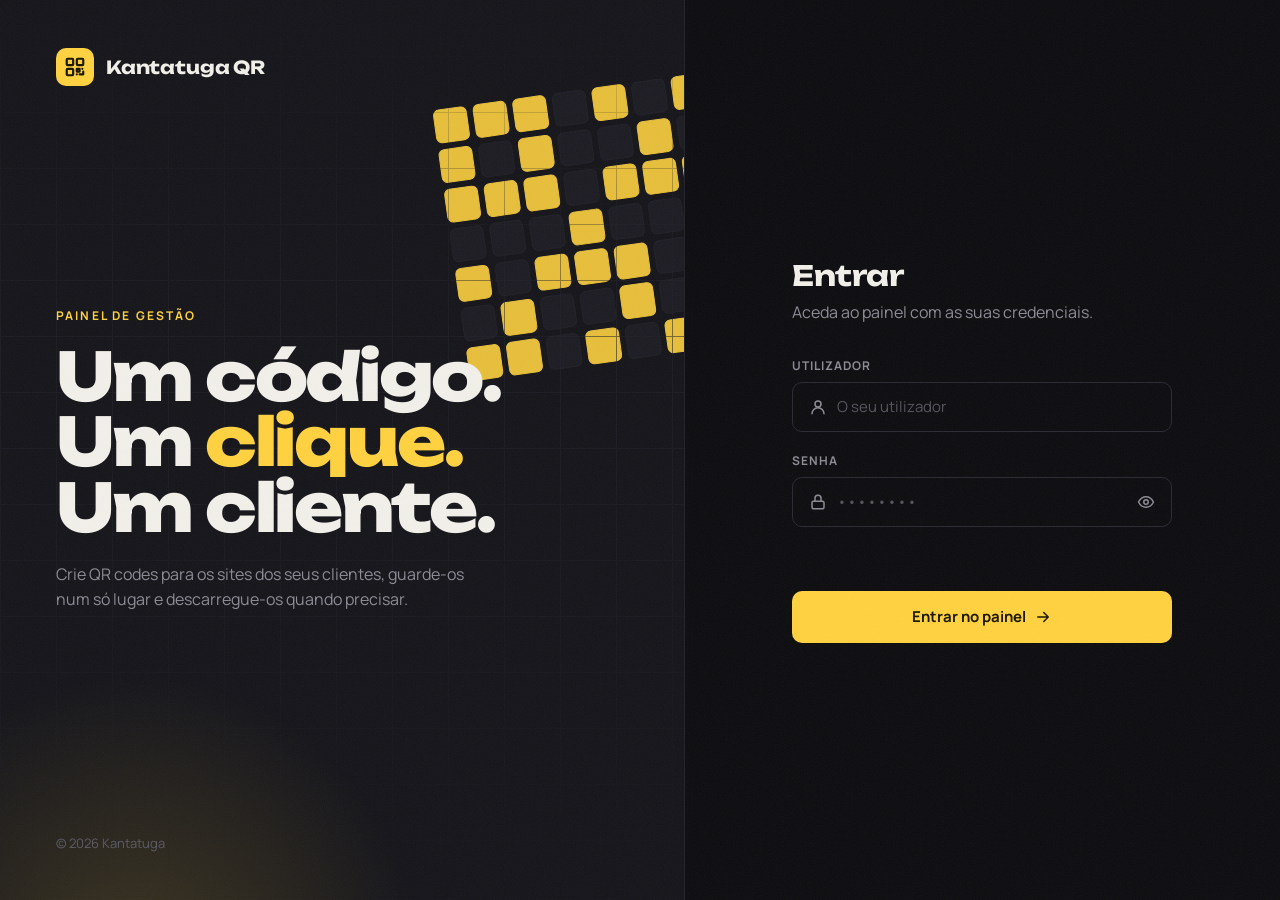
<file: index.html>
<!DOCTYPE html>
<html lang="pt">
<head>
    <meta charset="UTF-8">
    <meta name="viewport" content="width=device-width, initial-scale=1.0">
    <title>Entrar · Kantatuga QR</title>
    <link rel="stylesheet" href="css/app.css">
</head>
<body>
    <main class="login">
        <section class="login-art">
            <div class="brand">
                <span class="brand-mark">
                    <svg class="i" viewBox="0 0 24 24"><rect x="3" y="3" width="7" height="7" rx="1"/><rect x="14" y="3" width="7" height="7" rx="1"/><rect x="3" y="14" width="7" height="7" rx="1"/><path d="M14 14h3v3h-3zM20 14v.01M14 20h.01M17 20h4v-3"/></svg>
                </span>
                Kantatuga QR
            </div>

            <div class="login-pixels" id="pixels"></div>

            <div class="login-headline">
                <div class="kicker">Painel de gestão</div>
                <h1>Um código.<br>Um <em>clique.</em><br>Um cliente.</h1>
                <p>Crie QR codes para os sites dos seus clientes, guarde-os num só lugar e descarregue-os quando precisar.</p>
            </div>

            <div class="login-foot">© <span id="year"></span> Kantatuga</div>
        </section>

        <section class="login-panel">
            <div class="login-card">
                <h2>Entrar</h2>
                <p class="sub">Aceda ao painel com as suas credenciais.</p>
                <form id="login-form" autocomplete="on">
                    <div class="field">
                        <label for="user">Utilizador</label>
                        <div class="input">
                            <svg class="i" viewBox="0 0 24 24"><circle cx="12" cy="8" r="4"/><path d="M4 21a8 8 0 0 1 16 0"/></svg>
                            <input id="user" name="username" autocomplete="username" autocapitalize="off" autocorrect="off" spellcheck="false" placeholder="O seu utilizador" required>
                        </div>
                    </div>
                    <div class="field">
                        <label for="pass">Senha</label>
                        <div class="input">
                            <svg class="i" viewBox="0 0 24 24"><rect x="4" y="11" width="16" height="10" rx="2"/><path d="M8 11V7a4 4 0 0 1 8 0v4"/></svg>
                            <input id="pass" name="password" type="password" autocomplete="current-password" placeholder="••••••••" required>
                            <button type="button" class="toggle-pass" id="toggle-pass" aria-label="Mostrar senha">
                                <svg class="i" viewBox="0 0 24 24"><path d="M2 12s3.5-7 10-7 10 7 10 7-3.5 7-10 7S2 12 2 12z"/><circle cx="12" cy="12" r="3"/></svg>
                            </button>
                        </div>
                    </div>
                    <div class="error-msg" id="error"></div>
                    <button class="btn btn-primary" type="submit" id="submit">
                        Entrar no painel
                        <svg class="i" viewBox="0 0 24 24"><path d="M5 12h14M13 6l6 6-6 6"/></svg>
                    </button>
                </form>
            </div>
        </section>
    </main>

    <script src="js/config.js"></script>
    <script src="js/api.js"></script>
    <script src="js/login.js"></script>
</body>
</html>
</file>
<file: css/app.css>
@import url('https://fonts.googleapis.com/css2?family=Unbounded:wght@500;700;800&family=Manrope:wght@400;500;600;700&display=swap');

:root {
    --ink: #0d0d10;
    --ink-2: #15151a;
    --ink-3: #1d1d24;
    --line: #2a2a33;
    --line-soft: #22222a;
    --text: #f2f0ea;
    --muted: #8d8b95;
    --accent: #ffd23f;
    --accent-ink: #1a1500;
    --danger: #ff5a4e;
    --radius: 14px;
    --display: 'Unbounded', sans-serif;
    --body: 'Manrope', sans-serif;
}

* { margin: 0; padding: 0; box-sizing: border-box; }
html, body { height: 100%; }
body {
    font-family: var(--body);
    background: var(--ink);
    color: var(--text);
    -webkit-font-smoothing: antialiased;
}
body::before {
    /* grain */
    content: '';
    position: fixed; inset: 0;
    pointer-events: none;
    opacity: .05;
    z-index: 100;
    background-image: url("data:image/svg+xml,%3Csvg xmlns='http://www.w3.org/2000/svg' width='160' height='160'%3E%3Cfilter id='n'%3E%3CfeTurbulence type='fractalNoise' baseFrequency='.9' numOctaves='3'/%3E%3C/filter%3E%3Crect width='100%25' height='100%25' filter='url(%23n)'/%3E%3C/svg%3E");
}
a { color: inherit; }
button { font: inherit; cursor: pointer; border: 0; background: none; color: inherit; }
input { font: inherit; color: inherit; }
svg.i { width: 18px; height: 18px; flex: none; stroke: currentColor; fill: none; stroke-width: 2; stroke-linecap: round; stroke-linejoin: round; }

/* ---------- Buttons & fields ---------- */
.btn {
    display: inline-flex; align-items: center; justify-content: center; gap: 8px;
    height: 44px; padding: 0 18px;
    border-radius: 10px;
    font-weight: 700; font-size: 14px;
    transition: transform .15s ease, background .15s ease, box-shadow .15s ease, color .15s ease;
    white-space: nowrap;
}
.btn:active { transform: translateY(1px); }
.btn-primary { background: var(--accent); color: var(--accent-ink); box-shadow: 0 0 0 0 rgba(255,210,63,.4); }
.btn-primary:hover { box-shadow: 0 8px 28px -6px rgba(255,210,63,.55); }
.btn-ghost { border: 1px solid var(--line); color: var(--text); }
.btn-ghost:hover { border-color: #3d3d48; background: var(--ink-3); }
.btn-danger { background: var(--danger); color: #fff; }
.btn[disabled] { opacity: .6; pointer-events: none; }

.field { display: flex; flex-direction: column; gap: 8px; }
.field label { font-size: 12px; font-weight: 700; letter-spacing: .08em; text-transform: uppercase; color: var(--muted); }
.input {
    display: flex; align-items: center; gap: 10px;
    height: 50px; padding: 0 16px;
    background: var(--ink); border: 1px solid var(--line); border-radius: 10px;
    transition: border-color .15s ease, box-shadow .15s ease;
}
.input:focus-within { border-color: var(--accent); box-shadow: 0 0 0 4px rgba(255,210,63,.12); }
.input svg { color: var(--muted); }
.input input { flex: 1; min-width: 0; background: none; border: 0; outline: 0; font-size: 15px; }
.input input::placeholder { color: #55535d; }

.error-msg { color: var(--danger); font-size: 13px; font-weight: 600; min-height: 18px; }

/* ---------- Login ---------- */
.login {
    min-height: 100%;
    display: grid;
    grid-template-columns: 1.15fr 1fr;
}
.login-art {
    position: relative; overflow: hidden;
    padding: 48px 56px;
    display: flex; flex-direction: column; justify-content: space-between;
    background:
        radial-gradient(ellipse 60% 50% at 20% 110%, rgba(255,210,63,.18), transparent 70%),
        var(--ink-2);
    border-right: 1px solid var(--line-soft);
}
.login-art::after {
    content: '';
    position: absolute; inset: 0;
    background-image:
        linear-gradient(var(--line-soft) 1px, transparent 1px),
        linear-gradient(90deg, var(--line-soft) 1px, transparent 1px);
    background-size: 56px 56px;
    mask-image: linear-gradient(180deg, transparent, #000 40%, transparent);
    opacity: .6;
    pointer-events: none;
}
.brand { display: flex; align-items: center; gap: 12px; font-family: var(--display); font-weight: 700; font-size: 18px; letter-spacing: -.01em; position: relative; z-index: 1; }
.brand-mark {
    width: 38px; height: 38px; border-radius: 10px;
    background: var(--accent); color: var(--accent-ink);
    display: grid; place-items: center;
}
.brand-mark svg { width: 22px; height: 22px; stroke-width: 2.4; }
.login-headline { position: relative; z-index: 1; }
.login-headline .kicker { font-size: 12px; font-weight: 700; letter-spacing: .18em; text-transform: uppercase; color: var(--accent); margin-bottom: 20px; }
.login-headline h1 {
    font-family: var(--display); font-weight: 800;
    font-size: clamp(40px, 5.2vw, 76px); line-height: .98; letter-spacing: -.035em;
}
.login-headline h1 em { font-style: normal; color: var(--accent); }
.login-headline p { margin-top: 22px; color: var(--muted); max-width: 420px; line-height: 1.6; font-size: 16px; }
.login-foot { position: relative; z-index: 1; color: #5c5a64; font-size: 13px; }

.login-pixels {
    position: absolute; right: -40px; top: 90px; z-index: 0;
    display: grid; grid-template-columns: repeat(7, 34px); gap: 6px;
    transform: rotate(-8deg); opacity: .9;
}
.login-pixels span { width: 34px; height: 34px; border-radius: 6px; background: var(--ink-3); border: 1px solid var(--line-soft); }
.login-pixels span.on { background: var(--accent); border-color: var(--accent); animation: blink 3.2s ease-in-out infinite; }
@keyframes blink { 0%, 100% { opacity: 1; } 50% { opacity: .35; } }

.login-panel { display: grid; place-items: center; padding: 48px 32px; }
.login-card { width: 100%; max-width: 380px; animation: rise .6s cubic-bezier(.2,.8,.2,1) both; }
.login-card h2 { font-family: var(--display); font-weight: 700; font-size: 28px; letter-spacing: -.02em; }
.login-card .sub { color: var(--muted); margin: 8px 0 34px; }
.login-card form { display: flex; flex-direction: column; gap: 20px; }
.login-card .btn { height: 52px; margin-top: 6px; font-size: 15px; }
.toggle-pass { color: var(--muted); display: grid; place-items: center; }
.toggle-pass:hover { color: var(--text); }

@keyframes rise { from { opacity: 0; transform: translateY(16px); } to { opacity: 1; transform: none; } }

@media (max-width: 860px) {
    .login { grid-template-columns: 1fr; }
    .login-art { min-height: 320px; padding: 32px; border-right: 0; border-bottom: 1px solid var(--line-soft); }
    .login-pixels { display: none; }
}

/* ---------- App shell ---------- */
.app { display: grid; grid-template-columns: 248px 1fr; min-height: 100%; }
.sidebar {
    position: sticky; top: 0; height: 100vh;
    display: flex; flex-direction: column; gap: 32px;
    padding: 28px 18px;
    background: var(--ink-2);
    border-right: 1px solid var(--line-soft);
}
.sidebar .brand { padding: 0 8px; font-size: 16px; }
.nav { display: flex; flex-direction: column; gap: 4px; }
.nav-label { font-size: 11px; font-weight: 700; letter-spacing: .16em; text-transform: uppercase; color: #5c5a64; padding: 0 12px 8px; }
.nav a {
    display: flex; align-items: center; gap: 12px;
    padding: 11px 12px; border-radius: 10px;
    text-decoration: none; font-weight: 600; color: var(--muted);
    transition: background .15s, color .15s;
}
.nav a:hover { background: var(--ink-3); color: var(--text); }
.nav a.active { background: var(--ink-3); color: var(--text); box-shadow: inset 3px 0 0 var(--accent); }
.nav a .count { margin-left: auto; font-size: 12px; font-weight: 700; background: var(--accent); color: var(--accent-ink); padding: 2px 8px; border-radius: 99px; }
.sidebar-foot { margin-top: auto; display: flex; flex-direction: column; gap: 10px; }
.user-chip { display: flex; align-items: center; gap: 10px; padding: 10px 12px; border: 1px solid var(--line-soft); border-radius: 12px; }
.avatar { width: 34px; height: 34px; border-radius: 50%; background: var(--ink-3); border: 1px solid var(--line); display: grid; place-items: center; font-weight: 800; font-family: var(--display); font-size: 13px; color: var(--accent); }
.user-chip small { display: block; color: var(--muted); font-size: 12px; }
.user-chip strong { font-size: 14px; }
.logout { width: 100%; }

.main { padding: 40px 48px 64px; min-width: 0; }
.page-head { display: flex; align-items: flex-end; justify-content: space-between; gap: 24px; flex-wrap: wrap; margin-bottom: 32px; animation: rise .5s cubic-bezier(.2,.8,.2,1) both; }
.page-head .kicker { font-size: 12px; font-weight: 700; letter-spacing: .18em; text-transform: uppercase; color: var(--accent); margin-bottom: 10px; }
.page-head h1 { font-family: var(--display); font-weight: 800; font-size: 44px; letter-spacing: -.035em; line-height: 1; }
.page-head h1 span { color: #4a4852; }
.head-actions { display: flex; gap: 12px; align-items: center; }
.search { width: 280px; height: 44px; background: var(--ink-2); }

/* ---------- Cards ---------- */
.grid {
    display: grid;
    grid-template-columns: repeat(auto-fill, minmax(260px, 1fr));
    gap: 20px;
}
.card {
    background: var(--ink-2);
    border: 1px solid var(--line-soft);
    border-radius: var(--radius);
    padding: 18px;
    display: flex; flex-direction: column; gap: 16px;
    transition: border-color .2s ease, transform .2s ease;
    animation: rise .5s cubic-bezier(.2,.8,.2,1) both;
    animation-delay: calc(var(--i, 0) * 45ms);
}
.card:hover { border-color: #383843; transform: translateY(-2px); }
.qr-frame {
    position: relative;
    display: grid; place-items: center;
    padding: 18px;
    background: #fff; border-radius: 10px;
    text-decoration: none;
}
.qr-frame canvas { width: 200px; height: 200px; display: block; image-rendering: pixelated; }
.qr-frame .open-hint {
    position: absolute; inset: 0; border-radius: 10px;
    display: grid; place-items: center;
    background: rgba(13,13,16,.78); color: var(--text);
    font-weight: 700; font-size: 14px;
    opacity: 0; transition: opacity .2s ease;
}
.qr-frame .open-hint span { display: inline-flex; align-items: center; gap: 8px; }
.qr-frame:hover .open-hint { opacity: 1; }
.card-meta h3 { font-size: 17px; font-weight: 700; letter-spacing: -.01em; white-space: nowrap; overflow: hidden; text-overflow: ellipsis; }
.card-meta a.url { display: block; margin-top: 4px; color: var(--muted); font-size: 13px; text-decoration: none; white-space: nowrap; overflow: hidden; text-overflow: ellipsis; }
.card-meta a.url:hover { color: var(--accent); }
.card-meta time { display: block; margin-top: 10px; font-size: 12px; color: #5c5a64; font-weight: 600; letter-spacing: .02em; }
.card-actions { display: grid; grid-template-columns: 1fr auto auto; gap: 8px; }
.card-actions .btn { height: 40px; padding: 0 12px; font-size: 13px; }
.icon-btn { width: 40px; padding: 0 !important; }
.icon-btn.del:hover { border-color: var(--danger); color: var(--danger); background: rgba(255,90,78,.08); }

.empty {
    border: 1px dashed var(--line); border-radius: var(--radius);
    padding: 72px 24px; text-align: center;
    display: flex; flex-direction: column; align-items: center; gap: 14px;
}
.empty .ico { width: 64px; height: 64px; border-radius: 16px; background: var(--ink-3); display: grid; place-items: center; color: var(--accent); }
.empty .ico svg { width: 28px; height: 28px; }
.empty h3 { font-family: var(--display); font-size: 20px; letter-spacing: -.02em; }
.empty p { color: var(--muted); max-width: 360px; line-height: 1.6; margin-bottom: 8px; }

.loading { color: var(--muted); padding: 48px 0; }

/* ---------- Backup ---------- */
.backup-grid { display: grid; grid-template-columns: repeat(auto-fit, minmax(340px, 1fr)); gap: 20px; max-width: 1100px; }
.panel {
    position: relative; overflow: hidden;
    background: var(--ink-2); border: 1px solid var(--line-soft); border-radius: 18px;
    padding: 30px;
    display: flex; flex-direction: column; gap: 16px;
    animation: rise .5s cubic-bezier(.2,.8,.2,1) both;
    animation-delay: calc(var(--i, 0) * 80ms);
}
.panel::after {
    content: ''; position: absolute; right: -60px; top: -60px;
    width: 180px; height: 180px; border-radius: 50%;
    background: radial-gradient(circle, rgba(255,210,63,.12), transparent 70%);
    pointer-events: none;
}
.panel-ico { width: 52px; height: 52px; border-radius: 14px; background: var(--ink-3); border: 1px solid var(--line); display: grid; place-items: center; color: var(--accent); }
.panel-ico svg { width: 24px; height: 24px; }
.panel h2 { font-family: var(--display); font-size: 22px; letter-spacing: -.02em; margin-top: 6px; }
.panel p { color: var(--muted); line-height: 1.6; }
.panel .contents, .panel .steps { display: flex; flex-direction: column; gap: 10px; padding: 18px 20px; background: var(--ink); border: 1px solid var(--line-soft); border-radius: 12px; list-style: none; }
.panel .contents li { display: flex; gap: 10px; align-items: baseline; color: var(--muted); font-size: 14px; }
.panel .contents li::before { content: ''; width: 6px; height: 6px; border-radius: 2px; background: var(--accent); flex: none; transform: translateY(-2px); }
.panel .contents strong { color: var(--text); }
.panel .steps { counter-reset: step; }
.panel .steps li { counter-increment: step; display: flex; gap: 12px; color: var(--muted); font-size: 14px; line-height: 1.5; }
.panel .steps li::before {
    content: counter(step); flex: none;
    width: 22px; height: 22px; border-radius: 6px;
    background: var(--accent); color: var(--accent-ink);
    font-weight: 800; font-size: 12px; display: grid; place-items: center;
}
.panel code { font-family: ui-monospace, monospace; font-size: 13px; color: var(--text); background: var(--ink-3); padding: 1px 6px; border-radius: 5px; }
.panel .req { font-size: 13px; color: #6d6b75; }
.panel-foot { margin-top: auto; padding-top: 8px; }
.panel-foot { display: grid; gap: 10px; }
.panel-foot .btn { width: 100%; height: 50px; }

/* ---------- Modal ---------- */
.modal-backdrop {
    position: fixed; inset: 0; z-index: 50;
    background: rgba(6,6,8,.72); backdrop-filter: blur(4px);
    display: grid; place-items: center; padding: 24px;
    animation: fade .2s ease both;
}
.modal-backdrop[hidden] { display: none; }
@keyframes fade { from { opacity: 0; } to { opacity: 1; } }
.modal {
    width: 100%; max-width: 720px;
    background: var(--ink-2); border: 1px solid var(--line); border-radius: 18px;
    display: grid; grid-template-columns: 1fr 280px;
    overflow: hidden;
    animation: rise .3s cubic-bezier(.2,.8,.2,1) both;
}
.modal.small { max-width: 420px; grid-template-columns: 1fr; }
.modal-body { padding: 30px; display: flex; flex-direction: column; gap: 20px; }
.modal-body h2 { font-family: var(--display); font-size: 22px; letter-spacing: -.02em; }
.modal-body .sub { color: var(--muted); margin-top: -12px; line-height: 1.5; }
.modal-actions { display: flex; gap: 10px; justify-content: flex-end; margin-top: 4px; }
.modal-preview {
    background: var(--ink); border-left: 1px solid var(--line-soft);
    padding: 30px 24px;
    display: flex; flex-direction: column; align-items: center; justify-content: center; gap: 14px;
}
.modal-preview .label { font-size: 11px; font-weight: 700; letter-spacing: .16em; text-transform: uppercase; color: var(--muted); }
.modal-preview .qr-frame { padding: 12px; }
.modal-preview .placeholder {
    width: 224px; height: 224px; border-radius: 10px;
    border: 1px dashed var(--line); color: #55535d;
    display: grid; place-items: center; text-align: center; font-size: 13px; padding: 24px;
}
.modal-preview .size { font-size: 12px; color: #5c5a64; font-weight: 600; }

/* ---------- Toast ---------- */
.toast {
    position: fixed; bottom: 24px; left: 50%; z-index: 60;
    transform: translate(-50%, 20px); opacity: 0;
    background: var(--text); color: var(--ink);
    padding: 12px 18px; border-radius: 10px; font-weight: 700; font-size: 14px;
    display: flex; align-items: center; gap: 10px;
    transition: opacity .25s ease, transform .25s ease;
    pointer-events: none;
}
.toast.show { opacity: 1; transform: translate(-50%, 0); }

@media (max-width: 900px) {
    .app { grid-template-columns: 1fr; }
    .sidebar { position: static; height: auto; flex-direction: row; align-items: center; padding: 14px 18px; gap: 16px; }
    .nav { flex-direction: row; }
    .nav-label, .user-chip { display: none; }
    .sidebar-foot { margin: 0 0 0 auto; }
    .logout span { display: none; }
    .main { padding: 28px 20px 48px; }
    .page-head h1 { font-size: 34px; }
    .search { width: 100%; }
    .head-actions { width: 100%; }
    .modal { grid-template-columns: 1fr; }
    .modal-preview { border-left: 0; border-top: 1px solid var(--line-soft); }
}
</file>
